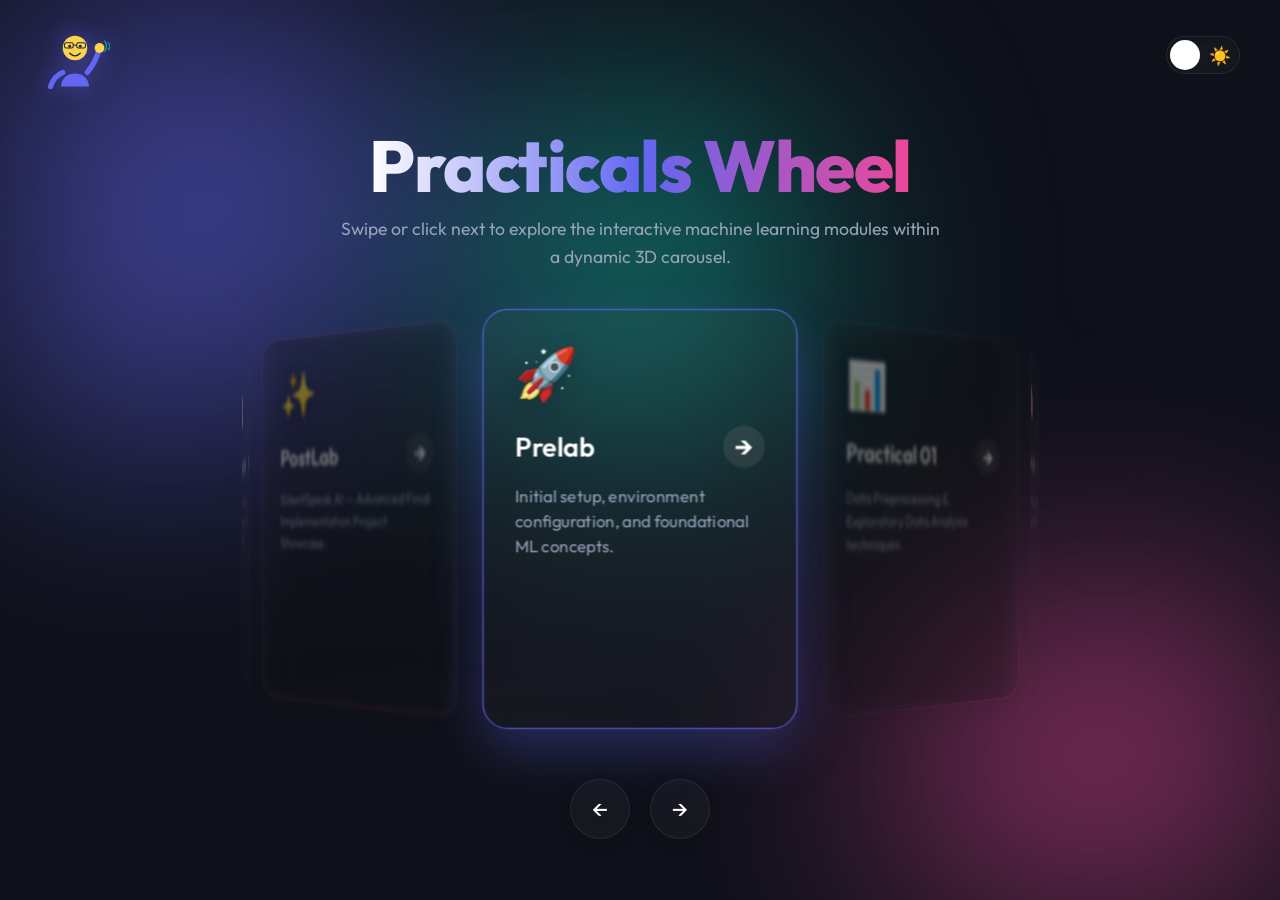
<file: index.html>
<!DOCTYPE html>
<html lang="en" data-theme="dark">
<head>
    <meta charset="UTF-8">
    <meta name="viewport" content="width=device-width, initial-scale=1.0">
    <title>MLT Lab Practicals</title>
    <link rel="preconnect" href="https://fonts.googleapis.com">
    <link rel="preconnect" href="https://fonts.gstatic.com" crossorigin>
    <link href="https://fonts.googleapis.com/css2?family=Outfit:wght@300;400;600;800&display=swap" rel="stylesheet">
    <style>
        :root {
            /* Dark Theme Variables */
            --bg-dark: #0f111a;
            --primary: #6366f1;
            --secondary: #ec4899;
            --accent: #14b8a6;
            --glass-bg: rgba(255, 255, 255, 0.03);
            --glass-border: rgba(255, 255, 255, 0.08);
            --text-main: #ffffff;
            --text-muted: #94a3b8;
            --blob-mix: blend-mode: screen;
        }

        [data-theme="light"] {
            /* Light Theme Variables */
            --bg-dark: #f8fafc;
            --primary: #4f46e5;
            --secondary: #db2777;
            --accent: #0d9488;
            --glass-bg: rgba(255, 255, 255, 0.85);
            --glass-border: rgba(0, 0, 0, 0.1);
            --text-main: #0f172a;
            --text-muted: #475569;
            --blob-mix: blend-mode: multiply;
        }

        * {
            margin: 0;
            padding: 0;
            box-sizing: border-box;
            font-family: 'Outfit', sans-serif;
        }

        body {
            background-color: var(--bg-dark);
            color: var(--text-main);
            min-height: 100vh;
            overflow-x: hidden;
            display: flex;
            flex-direction: column;
            align-items: center;
            position: relative;
            transition: background-color 0.5s ease, color 0.5s ease;
        }

        /* Top Navigation Bar */
        .top-bar {
            width: 100%;
            padding: 20px 40px;
            display: flex;
            justify-content: space-between;
            align-items: center;
            z-index: 50;
            position: relative;
        }

        /* Waving Man SVG Animation */
        .waving-man {
            width: 70px;
            height: 70px;
            filter: drop-shadow(0 0 10px rgba(99, 102, 241, 0.5));
        }

        .wave-arm {
            transform-origin: 135px 150px;
            animation: wave 2s infinite ease-in-out;
        }
        
        @keyframes wave {
            0%, 100% { transform: rotate(0deg); }
            50% { transform: rotate(35deg); }
        }

        /* Theme Toggle Switch */
        .theme-switch {
            position: relative;
            width: 74px;
            height: 38px;
        }
        
        .theme-switch input {
            opacity: 0;
            width: 0;
            height: 0;
        }
        
        .theme-slider {
            position: absolute;
            cursor: pointer;
            top: 0; left: 0; right: 0; bottom: 0;
            background-color: var(--glass-bg);
            border: 1px solid var(--glass-border);
            border-radius: 36px;
            transition: .4s;
            display: flex;
            align-items: center;
            justify-content: space-between;
            padding: 0 8px;
            backdrop-filter: blur(10px);
            box-shadow: inset 0 2px 5px rgba(0,0,0,0.2);
        }
        
        .theme-slider::before {
            content: "";
            position: absolute;
            height: 30px; 
            width: 30px;
            left: 3px; 
            bottom: 3px;
            background-color: var(--text-main);
            border-radius: 50%;
            transition: transform 0.4s cubic-bezier(0.68, -0.55, 0.265, 1.55);
            z-index: 2;
        }
        
        input:checked + .theme-slider::before {
            transform: translateX(36px);
            background-color: var(--primary);
        }
        
        .theme-icon { font-size: 1.1rem; z-index: 1; user-select: none; }

        /* Animated Background Blobs */
        .bg-blobs {
            position: fixed;
            top: 0; left: 0;
            width: 100vw; height: 100vh;
            z-index: -1;
            overflow: hidden;
            filter: blur(120px);
            opacity: 0.55;
            mix-blend-mode: var(--blob-mix);
            transition: opacity 0.5s;
        }

        .blob {
            position: absolute;
            border-radius: 50%;
            animation: float 20s infinite alternate cubic-bezier(0.4, 0, 0.2, 1);
        }

        .blob-1 {
            width: 60vh; height: 60vh;
            background: var(--primary);
            top: -10vh; left: -10vw;
            animation-delay: 0s;
        }

        .blob-2 {
            width: 50vh; height: 50vh;
            background: var(--secondary);
            bottom: -15vh; right: -5vw;
            animation-delay: -5s;
        }

        .blob-3 {
            width: 40vh; height: 40vh;
            background: var(--accent);
            top: 30%; left: 50%;
            transform: translate(-50%, -50%);
            animation-delay: -10s;
        }

        @keyframes float {
            0% { transform: translate(0, 0) scale(1); }
            33% { transform: translate(10vw, -10vh) scale(1.1); }
            66% { transform: translate(-5vw, 15vh) scale(0.9); }
            100% { transform: translate(0, 0) scale(1); }
        }

        /* Header Styles */
        header {
            text-align: center;
            margin-top: 1rem;
            margin-bottom: 3rem;
            z-index: 10;
        }

        h1 {
            font-size: clamp(3rem, 6vw, 4.5rem);
            font-weight: 800;
            line-height: 1.1;
            background: linear-gradient(to right, var(--text-main), var(--primary), var(--secondary));
            -webkit-background-clip: text;
            background-clip: text;
            -webkit-text-fill-color: transparent;
            margin-bottom: 10px;
            display: inline-block;
            letter-spacing: -0.02em;
        }

        p.subtitle {
            font-size: 1.1rem;
            color: var(--text-muted);
            max-width: 600px;
            margin: 0 auto;
            line-height: 1.6;
        }

        /* 3D Wheel/Carousel */
        .scene {
            width: 300px;
            height: 400px;
            perspective: 1400px;
            margin: 0 auto;
            position: relative;
            z-index: 10;
        }

        .carousel {
            width: 100%;
            height: 100%;
            position: absolute;
            transform-style: preserve-3d;
            transition: transform 0.6s cubic-bezier(0.2, 0.8, 0.2, 1);
            cursor: grab;
        }

        .carousel:active {
            cursor: grabbing;
        }

        .card {
            position: absolute;
            width: 300px;
            height: 400px;
            left: 0;
            top: 0;
            background: var(--glass-bg);
            border: 1px solid var(--glass-border);
            border-radius: 24px;
            padding: 30px;
            text-decoration: none;
            color: var(--text-main);
            transition: opacity 0.4s, filter 0.4s, box-shadow 0.4s;
            backdrop-filter: blur(16px);
            -webkit-backdrop-filter: blur(16px);
            display: flex;
            flex-direction: column;
            gap: 15px;
            box-shadow: 0 10px 30px rgba(0,0,0,0.1);
            transform-style: preserve-3d;
            backface-visibility: hidden;
            -webkit-user-drag: none;
            user-select: none;
        }

        /* Fix links inside draggable */
        .card * {
            pointer-events: none;
        }

        /* Activate link only on active card */
        .card.active {
            pointer-events: auto;
        }
        .card.active * {
            pointer-events: auto;
        }

        .card-icon {
            font-size: 3rem;
            margin-bottom: 5px;
            display: inline-block;
            transform: translateZ(30px);
            filter: drop-shadow(0 5px 10px rgba(0,0,0,0.2));
        }

        .card-title {
            font-size: 1.6rem;
            font-weight: 600;
            display: flex;
            align-items: center;
            justify-content: space-between;
            transform: translateZ(20px);
        }

        .card-arrow {
            width: 40px;
            height: 40px;
            border-radius: 50%;
            background: rgba(128,128,128,0.2);
            display: flex;
            align-items: center;
            justify-content: center;
            transition: all 0.3s;
        }

        .card.active:hover .card-arrow {
            background: var(--text-main);
            color: var(--bg-dark);
            transform: translateX(5px);
            box-shadow: 0 0 15px var(--text-main);
        }

        .card-desc {
            font-size: 1rem;
            color: var(--text-muted);
            line-height: 1.5;
            transform: translateZ(10px);
        }

        /* Controls Navigation */
        .controls {
            display: flex;
            gap: 20px;
            margin-top: 60px;
            z-index: 20;
            margin-bottom: 50px;
        }

        .nav-btn {
            background: var(--glass-bg);
            border: 1px solid var(--glass-border);
            color: var(--text-main);
            width: 60px;
            height: 60px;
            border-radius: 50%;
            cursor: pointer;
            font-size: 1.5rem;
            display: flex;
            align-items: center;
            justify-content: center;
            backdrop-filter: blur(10px);
            transition: all 0.3s cubic-bezier(0.175, 0.885, 0.32, 1.275);
            box-shadow: 0 5px 15px rgba(0,0,0,0.1);
        }

        .nav-btn:hover {
            background: var(--primary);
            color: white;
            transform: scale(1.15);
            box-shadow: 0 10px 25px rgba(99, 102, 241, 0.4);
        }

        .nav-btn:active {
            transform: scale(0.95);
        }

        /* Highlight special cards */
        .card.pre { border-color: rgba(99, 102, 241, 0.5); }
        .card.post { border-color: rgba(236, 72, 153, 0.5); }
        
        .card.active { border-color: var(--primary); box-shadow: 0 20px 50px rgba(99, 102, 241, 0.3); }

    </style>
</head>
<body>

    <div class="bg-blobs">
        <div class="blob blob-1"></div>
        <div class="blob blob-2"></div>
        <div class="blob blob-3"></div>
    </div>

    <!-- Top Bar: Waving Man & Theme Toggle -->
    <div class="top-bar">
        <div class="waving-man">
            <svg viewBox="0 0 200 200" width="100%" height="100%">
                <!-- Body -->
                <path d="M 60,190 C 60,140 140,140 140,190 Z" fill="var(--primary)" />
                <!-- Head -->
                <circle cx="100" cy="80" r="35" fill="#fcd34d" />
                <!-- Eyes -->
                <circle cx="85" cy="75" r="4" fill="#1e293b" />
                <circle cx="115" cy="75" r="4" fill="#1e293b" />
                <!-- Glasses -->
                <rect x="70" y="65" width="25" height="15" rx="5" fill="none" stroke="#1e293b" stroke-width="3"/>
                <rect x="105" y="65" width="25" height="15" rx="5" fill="none" stroke="#1e293b" stroke-width="3"/>
                <line x1="95" y1="72" x2="105" y2="72" stroke="#1e293b" stroke-width="3"/>
                <!-- Smile -->
                <path d="M 85,95 Q 100,110 115,95" fill="none" stroke="#1e293b" stroke-width="4" stroke-linecap="round"/>
                <!-- Left Arm -->
                <path d="M 65,150 Q 40,160 30,190" fill="none" stroke="var(--primary)" stroke-width="15" stroke-linecap="round"/>
                <!-- Right Arm (Waving) -->
                <g class="wave-arm">
                    <path d="M 135,150 Q 160,120 170,80" fill="none" stroke="var(--primary)" stroke-width="15" stroke-linecap="round"/>
                    <circle cx="170" cy="80" r="14" fill="#fcd34d" /> <!-- Hand -->
                    <!-- Motion Lines -->
                    <path d="M 185,60 Q 195,75 185,90" fill="none" stroke="var(--accent)" stroke-width="3" stroke-linecap="round"/>
                    <path d="M 195,65 Q 205,75 195,85" fill="none" stroke="var(--accent)" stroke-width="3" stroke-linecap="round"/>
                </g>
            </svg>
        </div>

        <label class="theme-switch">
            <input type="checkbox" id="themeToggle">
            <span class="theme-slider">
                <span class="theme-icon">🌙</span>
                <span class="theme-icon">☀️</span>
            </span>
        </label>
    </div>

    <header>
        <h1>Practicals Wheel</h1>
        <p class="subtitle">Swipe or click next to explore the interactive machine learning modules within a dynamic 3D carousel.</p>
    </header>

    <!-- 3D Wheel/Carousel Layout -->
    <div class="scene">
        <div class="carousel" id="carousel">
            <a href="Prelab/index.html" class="card pre">
                <div class="card-icon">🚀</div>
                <div class="card-title">Prelab<div class="card-arrow">→</div></div>
                <div class="card-desc">Initial setup, environment configuration, and foundational ML concepts.</div>
            </a>
            <a href="Practical_1/index.html" class="card">
                <div class="card-icon">📊</div>
                <div class="card-title">Practical 01<div class="card-arrow">→</div></div>
                <div class="card-desc">Data Preprocessing & Exploratory Data Analysis techniques.</div>
            </a>
            <a href="Practical_2/index.html" class="card">
                <div class="card-icon">🧠</div>
                <div class="card-title">Practical 02<div class="card-arrow">→</div></div>
                <div class="card-desc">Linear Regression and Predictive Modeling implementations.</div>
            </a>
            <a href="Practical_3/index.html" class="card">
                <div class="card-icon">🌳</div>
                <div class="card-title">Practical 03<div class="card-arrow">→</div></div>
                <div class="card-desc">Decision Trees and Random Forests Implementation details.</div>
            </a>
            <a href="Practical_04/index.html" class="card">
                <div class="card-icon">🗂️</div>
                <div class="card-title">Practical 04<div class="card-arrow">→</div></div>
                <div class="card-desc">Advanced Clustering Algorithms: K-Means and Hierarchical.</div>
            </a>
            <a href="Practical_5/index.html" class="card">
                <div class="card-icon">🌐</div>
                <div class="card-title">Practical 05<div class="card-arrow">→</div></div>
                <div class="card-desc">Support Vector Machines (SVM) for complex Classification tasks.</div>
            </a>
            <a href="Practical_6/index.html" class="card">
                <div class="card-icon">🤖</div>
                <div class="card-title">Practical 06<div class="card-arrow">→</div></div>
                <div class="card-desc">Introduction to Deep Neural Networks and Perceptrons.</div>
            </a>
            <a href="Practical_7/index.html" class="card">
                <div class="card-icon">👁️</div>
                <div class="card-title">Practical 07<div class="card-arrow">→</div></div>
                <div class="card-desc">Computer Vision: Advanced Image Classification Basics.</div>
            </a>
            <a href="Practical_8/index.html" class="card">
                <div class="card-icon">💬</div>
                <div class="card-title">Practical 08<div class="card-arrow">→</div></div>
                <div class="card-desc">State of the art Natural Language Processing (NLP) Techniques.</div>
            </a>
            <a href="PostLab/index.html" class="card post">
                <div class="card-icon">✨</div>
                <div class="card-title">PostLab<div class="card-arrow">→</div></div>
                <div class="card-desc">SilentSpeak AI — Advanced Final Implementation Project Showcase.</div>
            </a>
        </div>
    </div>

    <!-- Prev / Next Controls -->
    <div class="controls">
        <button class="nav-btn" id="prevBtn" title="Previous">←</button>
        <button class="nav-btn" id="nextBtn" title="Next">→</button>
    </div>

    <script>
        // Theme Toggle Logic
        const themeToggle = document.getElementById('themeToggle');
        themeToggle.addEventListener('change', (e) => {
            document.documentElement.setAttribute('data-theme', e.target.checked ? 'light' : 'dark');
        });

        // 3D Carousel Logic
        const carousel = document.getElementById('carousel');
        const cards = document.querySelectorAll('.card');
        const total = cards.length;
        const theta = 360 / total;
        // Calculate radius to perfectly fit cards in a circle (Width: 300px + some gap)
        const radius = Math.round((300 / 2) / Math.tan(Math.PI / total)) + 60;

        let selectedIndex = 0;

        function rotateCarousel() {
            const angle = selectedIndex * -theta;
            carousel.style.transform = `translateZ(${-radius}px) rotateY(${angle}deg)`;
            
            // Normalize index to 0 -> total-1 bounds
            const clampIndex = ((selectedIndex % total) + total) % total;

            cards.forEach((card, index) => {
                // Determine shortest distance around the wheel
                let diff = Math.abs(clampIndex - index);
                if (diff > total / 2) {
                    diff = total - diff;
                }

                // Apply styles based on distance from center
                if (diff === 0) {
                    card.classList.add('active');
                    card.style.opacity = '1';
                    card.style.filter = 'brightness(1) blur(0px)';
                    card.style.transform = `rotateY(${index * theta}deg) translateZ(${radius}px) scale(1.05)`;
                } else {
                    card.classList.remove('active');
                    const opacityStr = Math.max(0.2, 1 - (diff * 0.25));
                    card.style.opacity = opacityStr.toString();
                    card.style.filter = `brightness(0.6) blur(${diff * 2}px)`;
                    card.style.transform = `rotateY(${index * theta}deg) translateZ(${radius}px) scale(1)`;
                }
            });
        }

        // Initialize Carousel
        cards.forEach((card, i) => {
            card.style.transform = `rotateY(${i * theta}deg) translateZ(${radius}px)`;
        });
        
        // Wait a small tick so initial transform completes without jump, then set Z
        setTimeout(() => rotateCarousel(), 50);

        // Buttons
        document.getElementById('prevBtn').addEventListener('click', () => {
            selectedIndex--;
            rotateCarousel();
        });

        document.getElementById('nextBtn').addEventListener('click', () => {
            selectedIndex++;
            rotateCarousel();
        });

        // Swipe & Drag Gestures
        let isDragging = false;
        let startX = 0;
        let moveX = 0;

        // Mouse Events
        carousel.addEventListener('mousedown', e => {
            isDragging = true;
            startX = e.pageX;
            // Prevent default drag of 'a' link elements
            e.preventDefault(); 
        });
        
        window.addEventListener('mouseup', () => { 
            if(!isDragging) return;
            isDragging = false;
            
            // Snap to next/prev if dragged enough
            if (moveX > 60) selectedIndex--;
            else if (moveX < -60) selectedIndex++;
            
            moveX = 0;
            rotateCarousel();
        });
        
        window.addEventListener('mousemove', e => {
            if(!isDragging) return;
            moveX = e.pageX - startX;
            // Immediate feedback drag rotation
            const dragAngle = (moveX / 300) * theta;
            const angle = selectedIndex * -theta + dragAngle;
            carousel.style.transform = `translateZ(${-radius}px) rotateY(${angle}deg)`;
        });

        // Touch Events for Mobile
        carousel.addEventListener('touchstart', e => {
            isDragging = true;
            startX = e.touches[0].pageX;
        }, {passive: true});
        
        window.addEventListener('touchend', () => { 
            if(!isDragging) return;
            isDragging = false;
            if (moveX > 60) selectedIndex--;
            else if (moveX < -60) selectedIndex++;
            moveX = 0;
            rotateCarousel();
        });
        
        window.addEventListener('touchmove', e => {
            if(!isDragging) return;
            moveX = e.touches[0].pageX - startX;
            const dragAngle = (moveX / 300) * theta;
            const angle = selectedIndex * -theta + dragAngle;
            carousel.style.transform = `translateZ(${-radius}px) rotateY(${angle}deg)`;
        }, {passive: true});

    </script>
</body>
</html>
</file>
